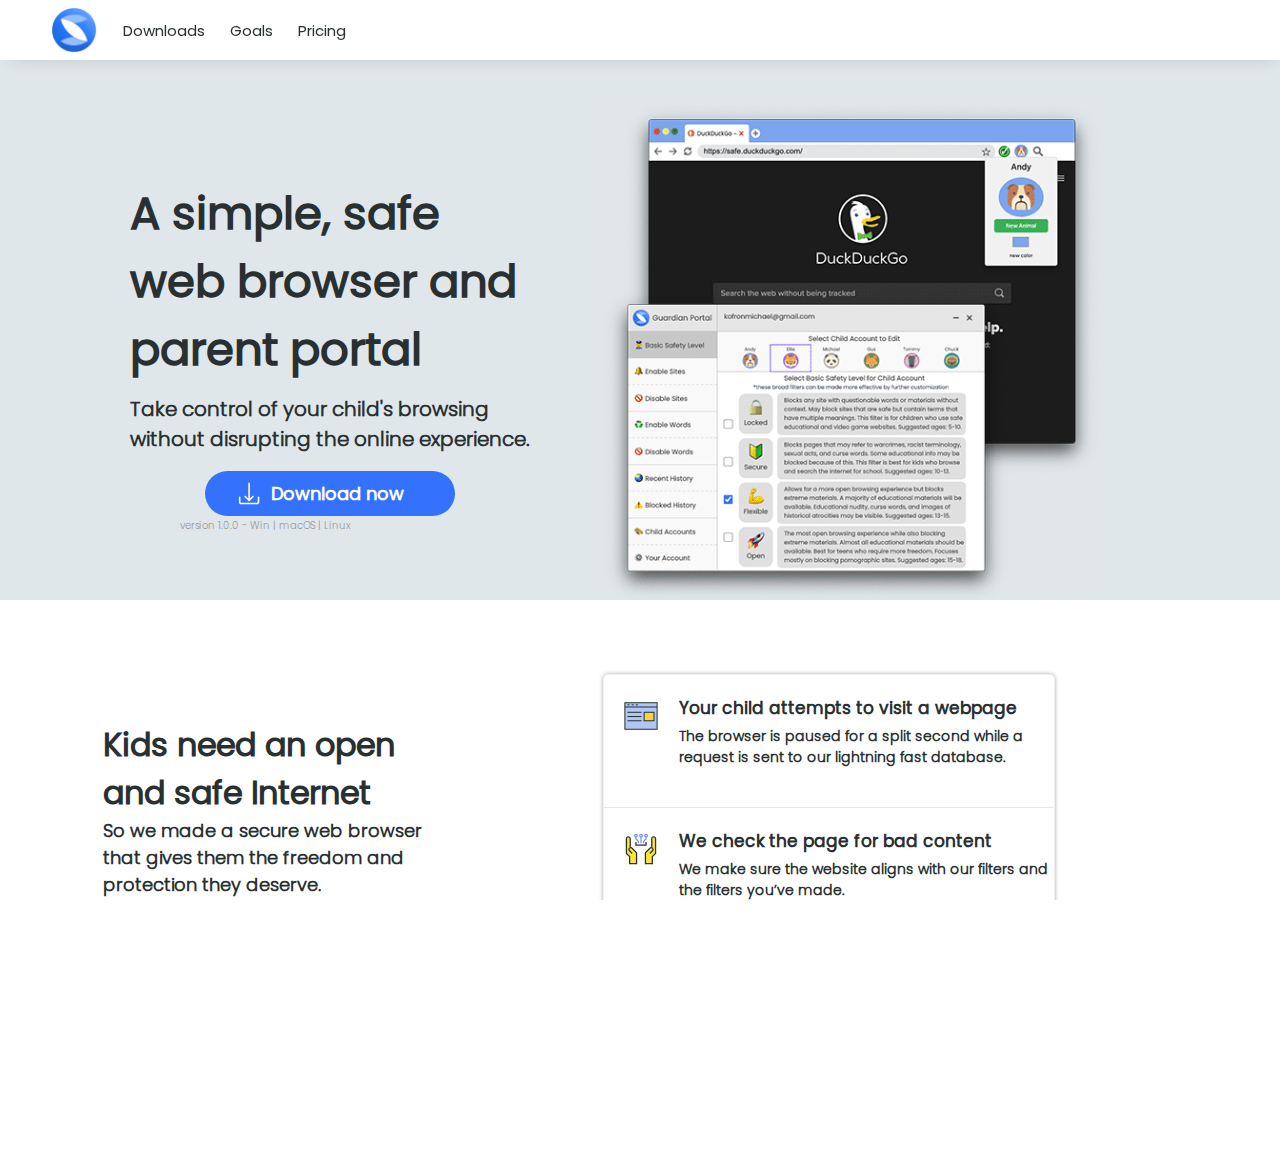
<file: index.html>
<html>
<head>
    <meta name="viewport" content="width=device-width, initial-scale=1.0">
    <link rel="stylesheet" type="text/css" href="./indexstyle.css">
    <title>The Safe Browser</title>
    <meta name="description" content="A kid safe web browser that allows parents to enhance their child's browsing experience.">
</head>
<body>
    <div id="banner">
        <img src="./images/safebrowserlogo.png">
        <a href="./downloads/downloads.html">Downloads</a>
        <a href="#why">Goals</a>
        <a href="#">Pricing</a>
        <a href="#"></a>
    </div>
    <div id="lander">
        <div id="lander-downloads">
            <h1 id="splash-text">A simple, safe web browser and parent portal</h1>
            <h2 id="splash-text-minor">Take control of your child's browsing without disrupting the online experience.</h2>
            <a id="download" href="./downloads/downloads.html" target="_blank"><div id="download-now"><img id="download-svg" src="./images/download.svg"><h1 id="download-text">Download now</h1></div></a>
            <p>version 1.0.0 - Win | macOS | Linux</p>
        </div>
        <div id="lander-image">
            <img src="./images/splash2.png">
        </div>
    </div>
    <div id="why">
        <div id="deserve">
            <h1>Kids need an open and safe Internet</h1>
            <h2>So we made a secure web browser that gives them the freedom and protection they deserve.</h2>
            <h2>Combine our advanced web filters with ones that you create to enhance your child's online environment.</h2>
            <a href="#">Learn more</a>
        </div>
        <div id="basics">
            <div id="basics-box">
                <div class="inner-box">
                    <div class="inner-icon"><img src="./images/web.svg"></div>
                    <div class="inner-text"><h3>Your child attempts to visit a webpage</h3><h4>The browser is paused for a split second while a request is sent to our lightning fast database.</h4></div>
                </div>
                <div class="inner-box">
                    <div class="inner-icon"><img src="./images/behold.svg"></div>
                    <div class="inner-text"><h3>We check the page for bad content</h3><h4>We make sure the website aligns with our filters and the filters you’ve made.</h4></div>
                </div>
                <div class="inner-box" id="last-inner-box">
                    <div class="inner-icon"><img src="./images/heart.svg"></div>
                    <div class="inner-text"><h3>Access is allowed or denied</h3><h4>Parents can view these events from the Guardian Portal application.</h4></div>
                </div>
            </div>
        </div>
    </div>
    <div id="other">

    </div>






</body>
<footer>

</footer>
</html>
</file>
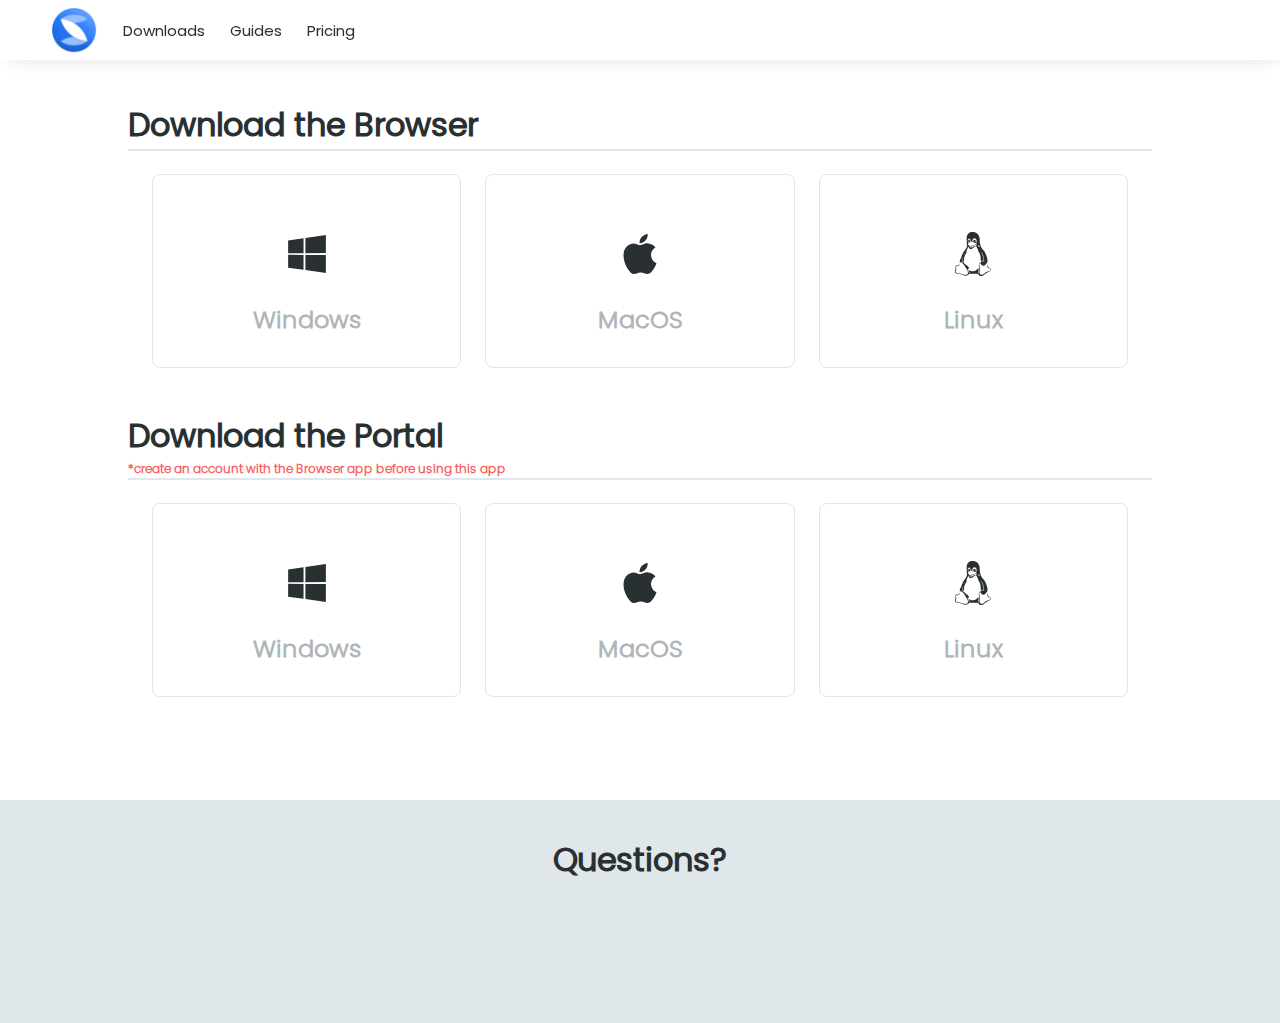
<file: downloads.html>
<html>
<head>
    <meta name="viewport" content="width=device-width, initial-scale=1.0">
    <link rel="stylesheet" type="text/css" href="./downloads/style.css">
    <title>Downloads - The Safe Browser</title>
    <meta name="description" content="A kid safe web browser that allows parents to enhance their child's browsing experience. Use our advanced filters and your own custom filters to ensure your child's online safety!">
</head>
<body>
    <div id="banner">
        <img id="icon" src="./images/safebrowserlogo.png" onclick="window.location.href='./index.html'">
        <a href="./downloads.html">Downloads</a>
        <a href="#why">Guides</a>
        <a href="./index.html#pricing">Pricing</a>
    </div>
    <div id="main">
        <div id="inner">
            <h1>Download the Browser</h1>
            <div id="browser-downloads">
                <div class="download" onclick="window.location.href = './downloads/browser/the-safe-browser_1.0.0_win.zip'"><img src="./images/windows.svg"><h2>Windows</h2></div>
                <div class="download" onclick="window.location.href = './downloads/browser/thesafebrowser.dmg'"><img src="./images/apple.svg"><h2>MacOS</h2></div>
                <div class="download" onclick="window.location.href = './downloads/browser/the-safe-browser_1.0.0_amd64.deb'"><img src="./images/linux.svg"><h2>Linux</h2></div>
            </div>
            <h1>Download the Portal</h1>
            <h2>*create an account with the Browser app before using this app</h2>
            <div id="portal-downloads">
                <div class="download"><img src="./images/windows.svg" onclick="window.location.href = './downloads/portal/guardian-portal_1.0.0_win.zip'"><h2>Windows</h2></div>
                <div class="download"><img src="./images/apple.svg" onclick="window.location.href = './downloads/portal/guardianportal.dmg'"><h2>MacOS</h2></div>
                <div class="download"><img src="./images/linux.svg" onclick="window.location.href='./downloads/portal/guardian-portal_1.0.0_amd64.deb'"><h2>Linux</h2></div>
            </div>
        </div>
    </div>
    <div id="foot">
        <h1>Questions?</h1>
        <h2>support@thesafebrowser.com</h2>
    </div>
    <div id="last"><a href="index.html">© 2020 The Safe Browser</a><a href="./privacy.html">Privacy Policy</a></div>




</body>
<footer>
    
</footer>
</html>
</file>
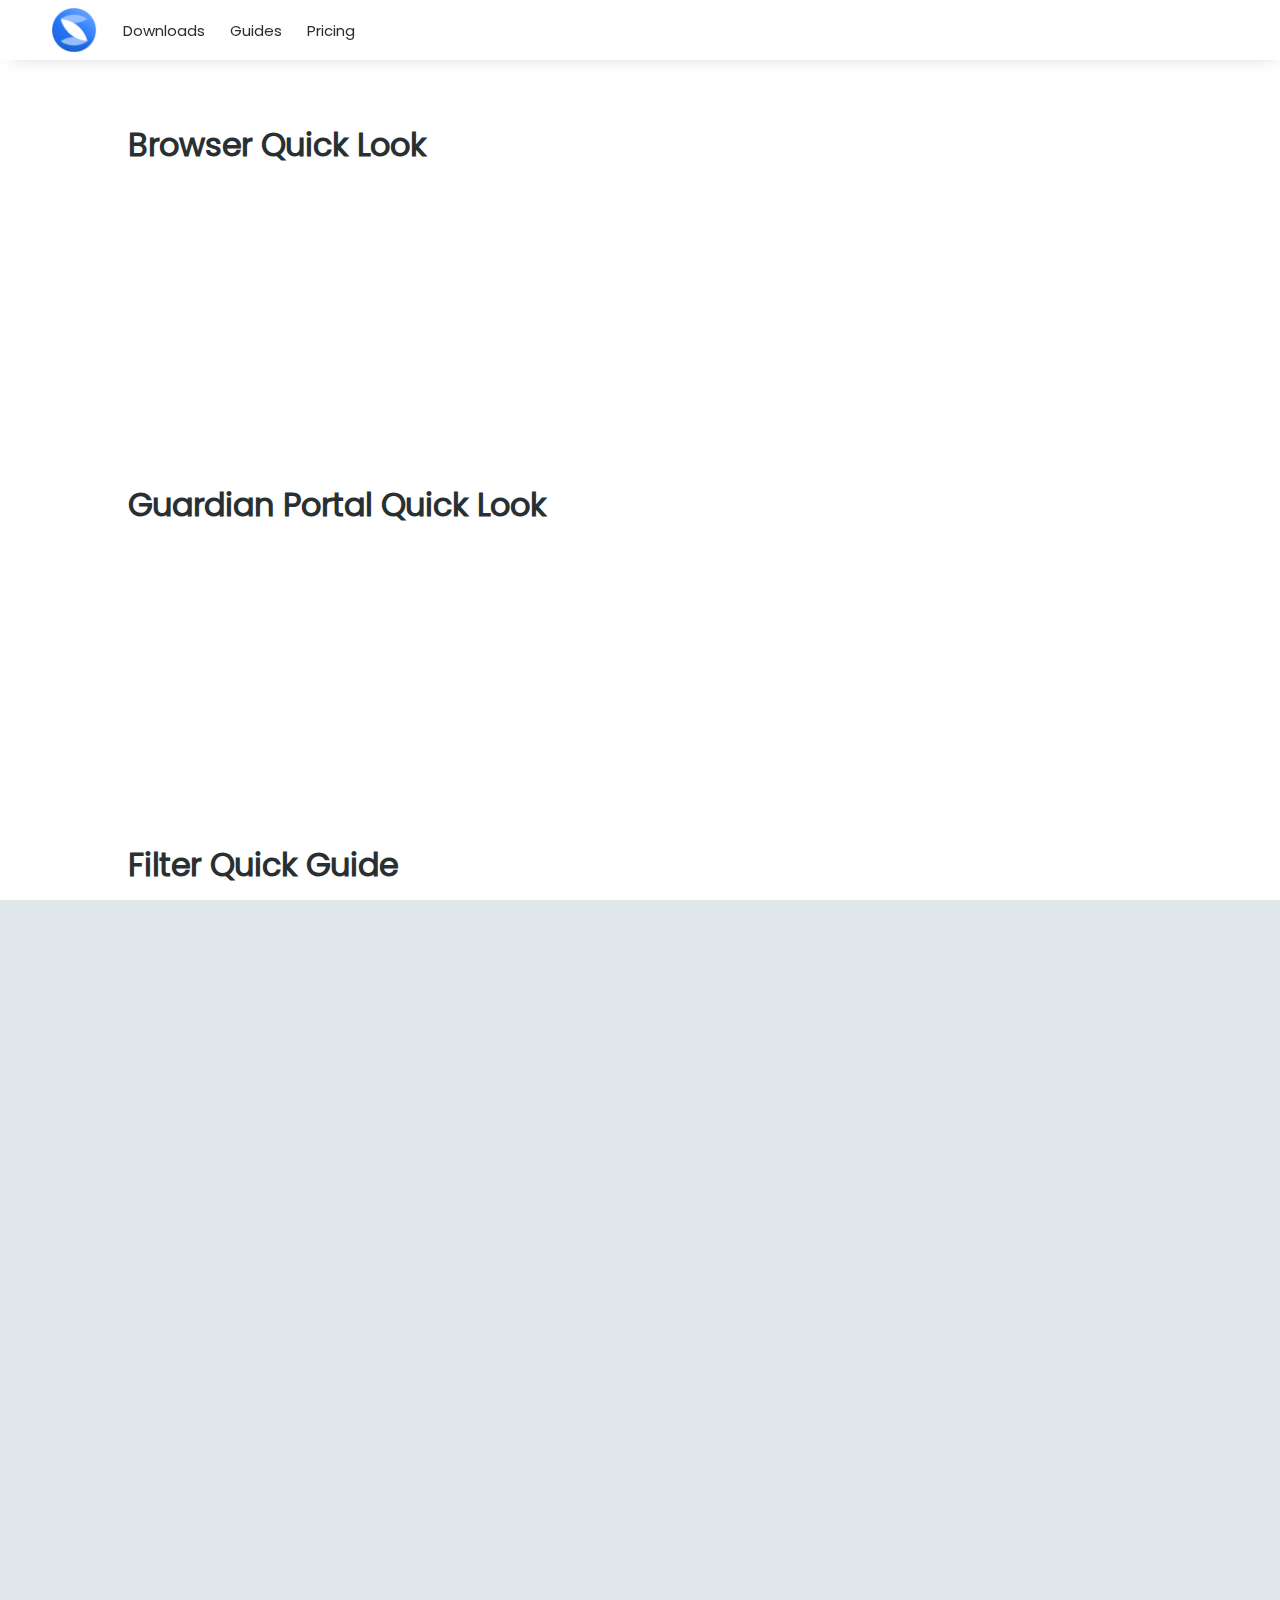
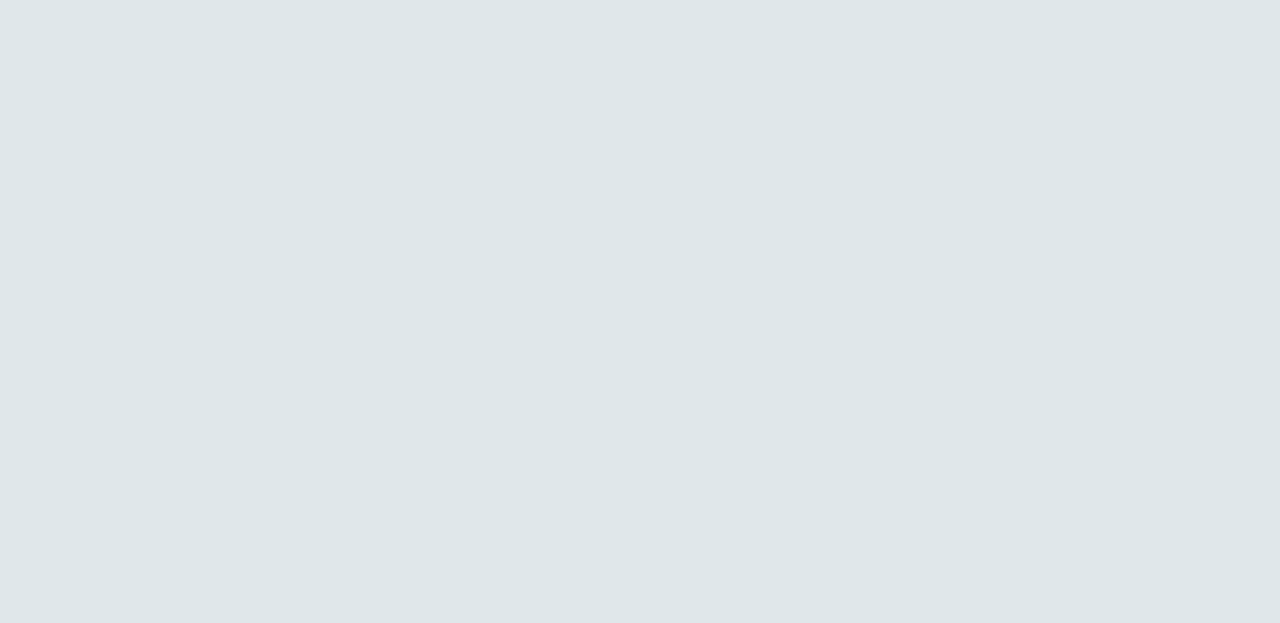
<file: guides.html>
<html>
<head>
    <meta name="viewport" content="width=device-width, initial-scale=1.0">
    <link rel="stylesheet" type="text/css" href="./guides/style.css">
    <title>Guides | The Safe Browser</title>
    <meta name="description" content="Guides for The Safe Browser">
</head>
<body>
    <div id="banner">
        <img id="icon" src="./images/safebrowserlogo.png" onclick="window.location.href='./index.html'">
        <a href="./downloads.html">Downloads</a>
        <a href="./guides.html">Guides</a>
        <a href="./index.html#pricing">Pricing</a>
    </div>
    <div id="main">
        <div id="inner">
            <h1>Browser Quick Look</h1>
            <iframe src="https://player.vimeo.com/video/447655105" frameborder="0" allow="autoplay; fullscreen" allowfullscreen></iframe>
            <h1>Guardian Portal Quick Look</h1>
            <iframe src="https://player.vimeo.com/video/447956763" frameborder="0" allow="autoplay; fullscreen" allowfullscreen></iframe>
            <h1>Filter Quick Guide</h1>
            <iframe src="https://player.vimeo.com/video/447959147" frameborder="0" allow="autoplay; fullscreen" allowfullscreen></iframe>
            <h1>Installation</h1>
            <p>Installing our programs works differently on all operating systems. And, since we are not currently a part of any costly developer ID programs, your computer may ask if you trust us. Our distributions are completely safe, and can be deleted at any time for any reason. We are working quickly to receive developer ID certifications so there is no confusion in the future!</p>
            <h1>Windows</h1>
            <p>Our distributions for Windows are contained with a .zip folder. Extract the folder using a program of your choice, and then create a shortcut to the application contained inside of the extracted folder.</p>
            <h1>Mac OS</h1>
            <p>Our distributions for Mac OS are .dmg files. Open the .dmg file and drag the application into your applications folder.</p>
            <h1>Linux</h1>
            <p>Our distributions for Linux are .deb files. Open the .deb file and follow the instructions.</p>
        </div>
    </div>
    <div id="foot">
        <h1>Questions?</h1>
        <h2>support@thesafebrowser.com</h2>
    </div>
    <div id="last"><a href="index.html">© 2020 The Safe Browser</a><a href="./privacy.html">Privacy Policy</a></div>




</body>
<footer>
    
</footer>
</html>
</file>
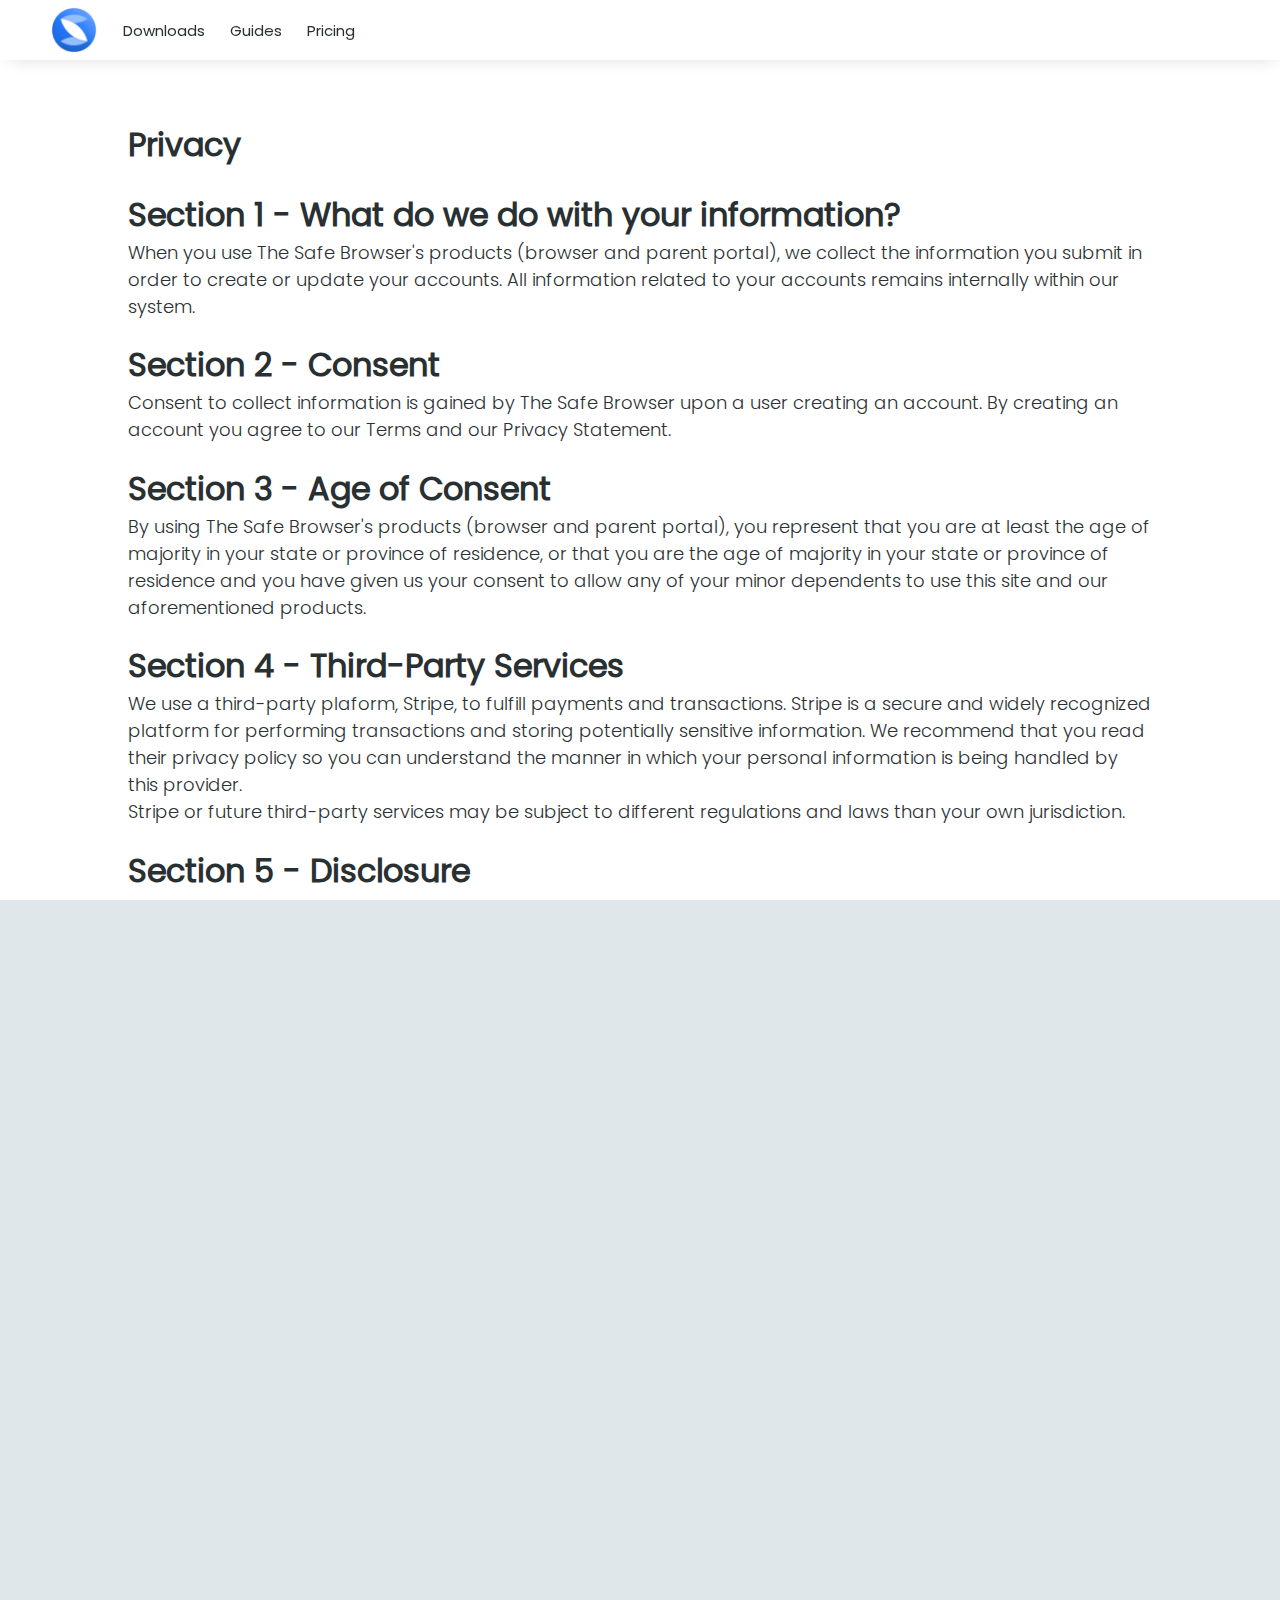
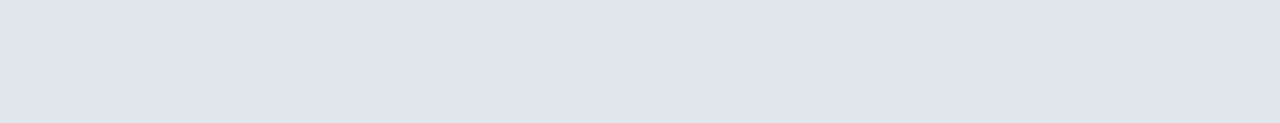
<file: privacy.html>
<html>
<head>
    <meta name="viewport" content="width=device-width, initial-scale=1.0">
    <link rel="stylesheet" type="text/css" href="./privacy/style.css">
    <title>Privacy | The Safe Browser</title>
    <meta name="description" content="A kid safe web browser that allows parents to enhance their child's browsing experience. Use our advanced filters and your own custom filters to ensure your child's online safety! See what makes us the best web browser for kids!">
</head>
<body>
    <div id="banner">
        <img id="icon" src="./images/safebrowserlogo.png" onclick="window.location.href='./index.html'">
        <a href="./downloads.html">Downloads</a>
        <a href="./guides.html">Guides</a>
        <a href="./index.html#pricing">Pricing</a>
    </div>
    <div id="main">
        <div id="inner">
            <h1>Privacy</h1>
            <h1>Section 1 - What do we do with your information?</h1>
            <p>When you use The Safe Browser's products (browser and parent portal), we collect the information you submit in order to create or update your accounts. All information related to your accounts remains internally within our system.</p>
            <h1>Section 2 - Consent</h1>
            <p>Consent to collect information is gained by The Safe Browser upon a user creating an account. By creating an account you agree to our Terms and our Privacy Statement.</p>
            <h1>Section 3 - Age of Consent</h1>
            <p>By using The Safe Browser's products (browser and parent portal), you represent that you are at least the age of majority in your state or province of residence, or that you are the age of majority in your state or province of residence and you have given us your consent to allow any of your minor dependents to use this site and our aforementioned products.</p>
            <h1>Section 4 - Third-Party Services</h1>
            <p>We use a third-party plaform, Stripe, to fulfill payments and transactions. Stripe is a secure and widely recognized platform for performing transactions and storing potentially sensitive information. We recommend that you read their privacy policy so you can understand the manner in which your personal information is being handled by this provider.</p>
            <p>Stripe or future third-party services may be subject to different regulations and laws than your own jurisdiction.</p>
            <h1>Section 5 - Disclosure</h1>
            <p>We may disclose your personal information if we are required by law to do so or if you violate our Terms of Service, agreed to and visible upon account creation.</p>
            <h1>Section 6 - Security</h1>
            <p>To protect your information, we take reasonable precautions and follow industry best practices to make sure it is not innapropriately lost, misused, accessed, disclosed, altered or destroyed.</p>
            <h1>Section 7 - Changes to This Privacy Policy</h1>
            <p>We reserve the right to modify this privacy statement at any time, so we recommend you review it frequently. If we make changes to this privacy statement we will attempt to notify you that is has been updated, so you are aware of how we handle your information.</p>
            <h1>Questions and Contact</h1>
            <p>If you would like to change anything about your account, register a complaint, or want more information contact us at support@thesafebrowser.com.</p>
        </div>
    </div>
    <div id="foot">
        <h1>Questions?</h1>
        <h2>support@thesafebrowser.com</h2>
    </div>
    <div id="last"><a href="index.html">© 2020 The Safe Browser</a><a href="./privacy.html">Privacy Policy</a></div>




</body>
<footer>
    
</footer>
</html>
</file>
<file: indexstyle.css>
@font-face {
    src: url(./fonts/Poppins-Light.ttf);
    font-family: Poppins Light;
}

@font-face {
    src: url(./fonts/Poppins-Regular.ttf);
    font-family: Poppins Regular;
}

@keyframes lift{
    from {
        transform: scale(1);
    }
    to {
        transform: scale(1.05);
    }
}

@keyframes drop{
    from {
        transform: scale(1.05);
    }
    to {
        transform: scale(1);
    }
}

html, body {
    margin: 0;
    height: 100%;
    width: 100%;
    overflow-x: hidden; 
}

h1#splash-text {
    font-family: Poppins Regular;
    color: rgb(41,48,50);
    font-size: 45px;
}

h1#download-text {
    font-family: Poppins Regular;
    color: white;
    font-size: 18px;
    user-select: none;
    -webkit-user-select: none;
}

h2#splash-text-minor {
    font-family: Poppins Light;
    color: rgb(41,48,50);
    font-size: 20px;
    margin-top: -20px;
}

img {
    max-width: 100%;
    max-height: 100%;
    user-select: none;
    -webkit-user-select: none;
    -moz-user-select: none;
}

img#download-svg {
    max-height: 50%;
    max-width: 50%;
    margin-left: -18px;
    margin-right: 10px;
}

div#banner {
    display: flex;
    height: 60px;
    width: 100%;
    background-color: white;
    position: fixed;
    align-items: center;
    -webkit-box-shadow: 3px 4px 20px -8px rgba(0,0,0,0.20);
    -moz-box-shadow: 3px 4px 20px -8px rgba(0,0,0,0.20);
    box-shadow: 3px 4px 20px -8px rgba(0,0,0,0.20);
}

div#banner > img {
    max-width: 80%;
    max-height: 80%;
    -webkit-user-select: none;
    user-select: none;
    -moz-user-select: none;
    margin-left: 50px;
}

div#banner > a {
    font-family: Poppins Regular;
    font-size: 15px;
    color: rgb(41,48,50);
    text-decoration: none;
    margin-left: 25px;

    animation: drop 0.5s;
    -webkit-animation: drop 0.5s;
    -moz-animation: drop 0.5s;
    -ms-animation: drop 0.5s;
    -o-animation: drop 0.5s;
    backface-visibility: hidden;
}

div#banner > a:visited {
    color: rgb(41,48,50);
}

div#banner > a:hover {
    animation: lift 0.5s;
    -webkit-animation: lift 0.5s;
    -moz-animation: lift 0.5s;
    -ms-animation: lift 0.5s;
    -o-animation: lift 0.5s;
    animation-fill-mode: forwards;
    backface-visibility: hidden;
}



div#lander {
    display: flex;
    height: 600px;
    width: 100%;
    background-color: rgb(224, 231, 234);
    flex-direction: row;
    justify-content: center;
    align-items: center;
    flex-wrap: wrap;
}

div#lander > div {
    display: flex;

}

div#lander-downloads {
    margin: 10px;
    height: 400px;
    width: 400px;
    margin-top: 100px;
    flex-direction: column;
}

div#lander-image {
    margin: 10px;
    width: 600px;
    height: 500px;
    justify-content: center;
    align-items: center;
    margin-top: 100px;
}

div#download-now {
    display: flex;
    height: 45px;
    width: 250px;
    background-color: rgb(52, 114, 253);
    border-radius: 25px;
    align-self: center;
    justify-self: center;
    justify-content: center;
    align-items: center;
}

div#download-now:hover {
    cursor: pointer;
    background-color: rgb(47, 105, 230);
}

div#lander-downloads > p {
    font-family: Poppins Light;
    color: rgb(150, 150, 150);
    font-size: 10px;
    margin-left: 50px;
    margin-top: 2px;
}

a#download {
    text-decoration: none;
}

div#why {
    display: flex;
    height: 550px;
    width: 100%;
    background-color: white;
    justify-content: center;
    flex-direction: row;
    align-items: center;
    flex-wrap: wrap;
}

div#deserve {
    display: flex;
    height: 350px;
    width: 350px;
    flex-direction: column;
    margin-left: -25px;
}

div#deserve > h1 {
    font-family: Poppins Regular;
    color: rgb(41,48,50);
    margin-bottom: 0px;
}

div#deserve > h2 {
    font-family: Poppins Light;
    color: rgb(41,48,50);
    font-size: 18px;
    margin-top: 0px;
}

div#deserve > a {
    font-family: Poppins Regular;
    color: rgb(47, 105, 230);
    text-decoration: none;
}

div#deserve > a:visited {
    color: rgb(47, 105, 230);
}

div#basics {
    display: flex;
    height: 500px;
    width: 550px;
    flex-direction: column;
    margin-left: 150px;
    justify-content: center;
}

div#basics > h1 {
    font-family: Poppins Regular;
    color: rgb(47, 105, 230);
    margin: 0px;
    font-size: 25px;
    margin-left: 20px;
}

div#basics-box {
    display: flex;
    height: 400px;
    width: 450px;
    background-color: white;
    flex-direction: column;
    border-radius: 5px;
    border: 1px solid rgb(240,240,240);
    -webkit-box-shadow: 0px 0px 5px -1px rgba(0,0,0,0.5);
    -moz-box-shadow: 0px 0px 5px -1px rgba(0,0,0,0.5);
    box-shadow: 0px 0px 5px -1px rgba(0,0,0,0.5);
}

div.inner-box {
    display: flex;
    height: 33%;
    width: 100%;
    border-bottom: 1px solid rgb(230, 230, 230);
    align-items: center;
    flex-direction: row;
}

div#last-inner-box {
    border: none
}

div.inner-icon {
    display: flex;
    height: 100%;
    width: 75px;
    align-items: center;
    justify-content: center;
}

div.inner-icon > img {
    max-width: 45%;
    max-height: 40%;
    margin-top: -50px;
}

div.inner-text {
    display: flex;
    height: 100%;
    width: 375px;
    flex-direction: column;
}

div.inner-text > h3 {
    font-family: Poppins Regular;
    color: rgb(41,48,50);
    font-size: 17px; 
    margin-top: 20px;
    margin-bottom: 5px;
}

div.inner-text > h4 {
    font-family: Poppins Light;
    color: rgb(41,48,50);
    font-size: 14px;
    margin-top: 0px;
}

div#ad-blocker {
    display: flex;
    height: 500px;
    width: 100%;
    background-color: rgb(224, 231, 234);
    flex-direction: row;
    justify-content: center;
    align-items: center;
    flex-wrap: wrap;
}

div#ad-pic {
    display: flex;
    height: 350px;
    width: 350px;
    margin-right: 75px;
    justify-content: center;
    align-items: center;
    border-radius: 25%;
    background-color: white;
}

div#ad-pic > img {
    max-width: 75%;
    height: 75%;
    margin-left: 30px;
}

div#ad-text {
    display: flex;
    height: 350px;
    width: 350px;
    background-color: red;
    margin-left: 75px;
}



@media only screen and (max-width: 1075px){

    h1#splash-text {
        font-size: 25px;
        text-align: center;
        margin-top: -10px;
    }

    a#download {
        align-self: center;
        justify-self: center;
    }

    h2#splash-text-minor {
        font-size: 15px;
        text-align: center;
    }

    div#lander {
        height: 800px;
    }
    div#lander-downloads {
        margin-top: 100px;
        height: 200px;
    }

    div#lander-image {
        margin-top: -20px;
    }

    div#lander-downloads > p {
        text-align: center;
        margin-left: 0px;
    }

    div#why {
        height: 750px;
    }
    
    div#deserve {
        height: 50px;
        width: 500px;
        margin: 0px;
        margin-bottom: 25px;
        text-align: center;
    }

    div#deserve > h1 {
        font-size: 25px;
    }
    
    div#deserve > h2 {
        font-family: Poppins Light;
        color: rgb(41,48,50);
        font-size: 15px;
        margin-top: 0px;
    }
    
    div#deserve > a {
        font-family: Poppins Regular;
        color: rgb(47, 105, 230);
        text-decoration: none;
    }
    
    div#basics {
        width: 100%;
        align-items: center;
        justify-content: center;
        margin: 0px;
    }

}

@media only screen and (max-width: 767px){
    h1#splash-text {
        text-align: center;
        margin-top: -20px;
    }
    a#download {
        align-self: center;
        justify-self: center;
    }
    div#lander {
        height: 770px;
    }
    div#lander-downloads {
        height: 200px;
        margin-top: 100px; 
    }

    div#lander-image {
        margin-top: -40px;
    }

    div#banner > img {
        margin-left: 20px;
    }

    div#why {
        height: 800px;
    }
    
    div#deserve {
        height: 200px;
        width: 300px;
    }
    
    div#basics {
        height: 400px;
        width: 100%;
    }

    div#basics-box {
        height: 300px;
        width: 350px;
    }

    div.inner-text {
        display: flex;
        height: 100%;
        width: 295px;
        flex-direction: column;
    }

    div.inner-icon {
        width: 55px;
    }
    
    div.inner-text > h3 {
        font-family: Poppins Regular;
        color: rgb(41,48,50);
        font-size: 14px; 
        margin-top: 10px;
        margin-bottom: 5px;
    }
    
    div.inner-text > h4 {
        font-family: Poppins Light;
        color: rgb(41,48,50);
        font-size: 12px;
        margin-top: 0px;
    }
}

@media only screen and (max-width: 345px){
    div#basics-box {
        height: 300px;
        width: 300px;
    }

    div.inner-text > h3 {
        font-size: 11px;
    }

    div#banner > img {
        margin-left: 5px;
    }
}
</file>
<file: downloads/style.css>
@font-face {
    src: url(../fonts/Poppins-Light.ttf);
    font-family: Poppins Light;
}

@font-face {
    src: url(../fonts/Poppins-Regular.ttf);
    font-family: Poppins Regular;
}

@keyframes lift{
    from {
        transform: scale(1);
    }
    to {
        transform: scale(1.05);
    }
}

@keyframes drop{
    from {
        transform: scale(1.05);
    }
    to {
        transform: scale(1);
    }
}

html, body {
    margin: 0;
    height: 100%;
    width: 100%;
    overflow-x: hidden; 
    background-color: rgb(224, 231, 234);
    scroll-behavior: smooth;
}

img {
    max-width: 50%;
    max-height: 50%;
}

div#banner {
    display: flex;
    height: 60px;
    width: 100%;
    background-color: white;
    position: fixed;
    align-items: center;
    -webkit-box-shadow: 3px 4px 20px -8px rgba(0,0,0,0.20);
    -moz-box-shadow: 3px 4px 20px -8px rgba(0,0,0,0.20);
    box-shadow: 3px 4px 20px -8px rgba(0,0,0,0.20);
}

div#banner > img {
    max-width: 80%;
    max-height: 80%;
    -webkit-user-select: none;
    user-select: none;
    -moz-user-select: none;
    margin-left: 50px;
}

div#banner > img:hover {
    cursor: pointer;
}

div#banner > a {
    font-family: Poppins Regular;
    font-size: 15px;
    color: rgb(41,48,50);
    text-decoration: none;
    margin-left: 25px;

    animation: drop 0.5s;
    -webkit-animation: drop 0.5s;
    -moz-animation: drop 0.5s;
    -ms-animation: drop 0.5s;
    -o-animation: drop 0.5s;
    backface-visibility: hidden;
}

div#banner > a:visited {
    color: rgb(41,48,50);
}

div#banner > a:hover {
    animation: lift 0.5s;
    -webkit-animation: lift 0.5s;
    -moz-animation: lift 0.5s;
    -ms-animation: lift 0.5s;
    -o-animation: lift 0.5s;
    animation-fill-mode: forwards;
    backface-visibility: hidden;
}

div#foot {
    display: flex;
    height: 200px;
    width: 100%;
    justify-content: center;
    align-items: center;
    flex-direction: column;
    background-color: rgb(224, 231, 234);
}

div#foot > h1 {
    font-family: Poppins Regular;
    color: rgb(41,48,50);
    margin: 0px;
}

div#foot > h2 {
    font-family: Poppins Regular;
    color: rgb(47, 105, 230);
    font-size: 25px;
}

div#last {
    display: flex;
    height: 20px;
    width: 100%;
    background-color: rgb(224, 231, 234);
    align-items: center;
    justify-content: center;
}

div#last > a {
    color: rgb(41,48,50);
    font-family: Poppins Light;
    text-decoration: none;
    margin-right: 20px;
}

div#main {
    display: flex;
    height: 800px;
    width: 100%;
    background-color: white;
    flex-direction: column;
    justify-content: center;
    align-items: center;
}

div#main > div {
    display: flex;
    height: 80%;
    width: 80%; 
    flex-direction: column;
}

div#inner > h1 {
    font-family: Poppins Regular;
    color: rgb(41,48,50);
    margin-bottom: 0px;
}

div#inner > h2 {
    margin: 0px;
    color: rgb(245, 100, 100);
    font-family: Poppins Light;
    font-size: 12px;
}

div#browser-downloads {
    display: flex;
    height: 250px;
    width: 100%;
    border-top: 2px solid rgb(224, 231, 234);

    justify-content: space-evenly;
    align-items: center;
}

div#portal-downloads {
    display: flex;
    height: 250px;
    width: 100%;
    border-top: 2px solid rgb(224, 231, 234);

    justify-content: space-evenly;
    align-items: center;
}

div.download {
    display: flex;
    height: 80%;
    width: 30%;
    background-color: white;
    border-radius: 8px;
    border: 1px solid rgb(224, 231, 234);
    justify-content: center;
    align-items: center;
    flex-direction: column;
}

div.download:hover {
    cursor: pointer;
    transform: scale(1.05);
}

div.download > h2 {
    font-family: Poppins Light;
    color: rgb(175, 181, 184);
    margin: 0px;
}

@media only screen and (max-width: 1075px){

    div#browser-downloads {
        height: 200px;
    }

    div#portal-downloads {
        height: 200px;
    }

    div#inner > h1 {
        font-family: Poppins Regular;
        color: rgb(41,48,50);
        font-size: 25px;
    }

    div.download > h2 {
        font-size: 20px;
    }

    div#main {
        height: 650px;
    }

}

@media only screen and (max-width: 767px){

    div#banner > img {
        margin-left: 20px;
    }

    div#foot > h2 {
        font-family: Poppins Regular;
        color: rgb(47, 105, 230);
        font-size: 20px;
    }
    div#browser-downloads {
        height: 125px;
    }

    div#portal-downloads {
        height: 125px;
    }
    div#inner > h1 {
        font-family: Poppins Regular;
        color: rgb(41,48,50);
        font-size: 22px;
    }

    div.download > h2 {
        font-size: 16px;
    }

    div#main {
        height: 550px;
    }
}

@media only screen and (max-width: 345px){
    div#browser-downloads {
        height: 100px;
    }

    div#portal-downloads {
        height: 100px;
    }

    div#banner > img {
        margin-left: 5px;
    }

    div#last > a {
        font-size: 12px;
    }
}
</file>
<file: guides/style.css>
@font-face {
    src: url(../fonts/Poppins-Light.ttf);
    font-family: Poppins Light;
}

@font-face {
    src: url(../fonts/Poppins-Regular.ttf);
    font-family: Poppins Regular;
}

@keyframes lift{
    from {
        transform: scale(1);
    }
    to {
        transform: scale(1.05);
    }
}

@keyframes drop{
    from {
        transform: scale(1.05);
    }
    to {
        transform: scale(1);
    }
}

html, body {
    margin: 0;
    height: 100%;
    width: 100%;
    overflow-x: hidden; 
    background-color: rgb(224, 231, 234);
    scroll-behavior: smooth;
}

a#guides {
    font-family: Poppins Light;
    color: rgb(47, 105, 230);
    font-size: 20px;
    text-decoration: none;
    margin-top: 20px;
}

a#guides:visited {
    color: rgb(47, 105, 230)
}

img {
    max-width: 50%;
    max-height: 50%;
}

div#banner {
    display: flex;
    height: 60px;
    width: 100%;
    background-color: white;
    position: fixed;
    align-items: center;
    -webkit-box-shadow: 3px 4px 20px -8px rgba(0,0,0,0.20);
    -moz-box-shadow: 3px 4px 20px -8px rgba(0,0,0,0.20);
    box-shadow: 3px 4px 20px -8px rgba(0,0,0,0.20);
}

div#banner > img {
    max-width: 80%;
    max-height: 80%;
    -webkit-user-select: none;
    user-select: none;
    -moz-user-select: none;
    margin-left: 50px;
}

div#banner > img:hover {
    cursor: pointer;
}

div#banner > a {
    font-family: Poppins Regular;
    font-size: 15px;
    color: rgb(41,48,50);
    text-decoration: none;
    margin-left: 25px;

    animation: drop 0.5s;
    -webkit-animation: drop 0.5s;
    -moz-animation: drop 0.5s;
    -ms-animation: drop 0.5s;
    -o-animation: drop 0.5s;
    backface-visibility: hidden;
}

div#banner > a:visited {
    color: rgb(41,48,50);
}

div#banner > a:hover {
    animation: lift 0.5s;
    -webkit-animation: lift 0.5s;
    -moz-animation: lift 0.5s;
    -ms-animation: lift 0.5s;
    -o-animation: lift 0.5s;
    animation-fill-mode: forwards;
    backface-visibility: hidden;
}

div#foot {
    display: flex;
    height: 200px;
    width: 100%;
    justify-content: center;
    align-items: center;
    flex-direction: column;
    background-color: rgb(224, 231, 234);
}

div#foot > h1 {
    font-family: Poppins Regular;
    color: rgb(41,48,50);
    margin: 0px;
}

div#foot > h2 {
    font-family: Poppins Regular;
    color: rgb(47, 105, 230);
    font-size: 25px;
}

div#last {
    display: flex;
    height: 20px;
    width: 100%;
    background-color: rgb(224, 231, 234);
    align-items: center;
    justify-content: center;
}

div#last > a {
    color: rgb(41,48,50);
    font-family: Poppins Light;
    text-decoration: none;
    margin-right: 20px;
}

div#main {
    display: flex;
    height: 2000px;
    width: 100%;
    background-color: white;
    flex-direction: column;
    align-items: center;
}

div#main > div {
    display: flex;
    height: 80%;
    width: 80%; 
    flex-direction: column;
}

div#inner {
    margin-top: 100px;
}

div#inner > h1 {
    font-family: Poppins Regular;
    color: rgb(41,48,50);
    margin-bottom: 0px;
}

div#inner > p {
    font-family: Poppins Light;
    margin: 0px;
    color: rgb(41,48,50);
    font-size: 18px;
}

iframe {
    width: 640px;
    height: 360px;
}

@media only screen and (max-width: 1075px){


    div#main {
        height: 1500px;
    }

    div#inner > p {
        font-size: 16px;
    }

}

@media only screen and (max-width: 767px){
    
    div#foot > h2 {
        font-family: Poppins Regular;
        color: rgb(47, 105, 230);
        font-size: 18px;
    }

    div#banner > img {
        margin-left: 20px;
    }

    div#inner > h1 {
        font-family: Poppins Regular;
        color: rgb(41,48,50);
        font-size: 19px;
    }

    div#inner {
        align-items: center;
        text-align: center;
    }

    div#main {
        height: 1300px;
    }
    
    iframe {
        height: 500px;
        width: 300px;
    }

    div#inner > p {
        font-size: 14px;
    }
}

@media only screen and (max-width: 345px){

    div#banner > img {
        margin-left: 5px;
    }

    div#last > a {
        font-size: 12px;
    }

    div#main {
        height: 1350px;
    }
}
</file>
<file: privacy/style.css>
@font-face {
    src: url(../fonts/Poppins-Light.ttf);
    font-family: Poppins Light;
}

@font-face {
    src: url(../fonts/Poppins-Regular.ttf);
    font-family: Poppins Regular;
}

@keyframes lift{
    from {
        transform: scale(1);
    }
    to {
        transform: scale(1.05);
    }
}

@keyframes drop{
    from {
        transform: scale(1.05);
    }
    to {
        transform: scale(1);
    }
}

html, body {
    margin: 0;
    height: 100%;
    width: 100%;
    overflow-x: hidden; 
    background-color: rgb(224, 231, 234);
    scroll-behavior: smooth;
}

a#guides {
    font-family: Poppins Light;
    color: rgb(47, 105, 230);
    font-size: 20px;
    text-decoration: none;
    margin-top: 20px;
}

a#guides:visited {
    color: rgb(47, 105, 230)
}

img {
    max-width: 50%;
    max-height: 50%;
}

div#banner {
    display: flex;
    height: 60px;
    width: 100%;
    background-color: white;
    position: fixed;
    align-items: center;
    -webkit-box-shadow: 3px 4px 20px -8px rgba(0,0,0,0.20);
    -moz-box-shadow: 3px 4px 20px -8px rgba(0,0,0,0.20);
    box-shadow: 3px 4px 20px -8px rgba(0,0,0,0.20);
}

div#banner > img {
    max-width: 80%;
    max-height: 80%;
    -webkit-user-select: none;
    user-select: none;
    -moz-user-select: none;
    margin-left: 50px;
}

div#banner > img:hover {
    cursor: pointer;
}

div#banner > a {
    font-family: Poppins Regular;
    font-size: 15px;
    color: rgb(41,48,50);
    text-decoration: none;
    margin-left: 25px;

    animation: drop 0.5s;
    -webkit-animation: drop 0.5s;
    -moz-animation: drop 0.5s;
    -ms-animation: drop 0.5s;
    -o-animation: drop 0.5s;
    backface-visibility: hidden;
}

div#banner > a:visited {
    color: rgb(41,48,50);
}

div#banner > a:hover {
    animation: lift 0.5s;
    -webkit-animation: lift 0.5s;
    -moz-animation: lift 0.5s;
    -ms-animation: lift 0.5s;
    -o-animation: lift 0.5s;
    animation-fill-mode: forwards;
    backface-visibility: hidden;
}

div#foot {
    display: flex;
    height: 200px;
    width: 100%;
    justify-content: center;
    align-items: center;
    flex-direction: column;
    background-color: rgb(224, 231, 234);
}

div#foot > h1 {
    font-family: Poppins Regular;
    color: rgb(41,48,50);
    margin: 0px;
}

div#foot > h2 {
    font-family: Poppins Regular;
    color: rgb(47, 105, 230);
    font-size: 25px;
}

div#last {
    display: flex;
    height: 20px;
    width: 100%;
    background-color: rgb(224, 231, 234);
    align-items: center;
    justify-content: center;
}

div#last > a {
    color: rgb(41,48,50);
    font-family: Poppins Light;
    text-decoration: none;
    margin-right: 20px;
}

div#main {
    display: flex;
    height: 1500px;
    width: 100%;
    background-color: white;
    flex-direction: column;
    align-items: center;
}

div#main > div {
    display: flex;
    height: 80%;
    width: 80%; 
    flex-direction: column;
}

div#inner {
    margin-top: 100px;
}

div#inner > h1 {
    font-family: Poppins Regular;
    color: rgb(41,48,50);
    margin-bottom: 0px;
}

div#inner > p {
    font-family: Poppins Light;
    margin: 0px;
    color: rgb(41,48,50);
    font-size: 18px;
}

@media only screen and (max-width: 1075px){


    div#inner > h1 {
        font-family: Poppins Regular;
        color: rgb(41,48,50);
        font-size: 22px;
    }

    div#inner > h2 {
        font-size: 14px;
    }

    div#main {
        height: 1500px;
    }

}

@media only screen and (max-width: 767px){
    
    div#foot > h2 {
        font-family: Poppins Regular;
        color: rgb(47, 105, 230);
        font-size: 18px;
    }

    div#banner > img {
        margin-left: 20px;
    }


    div#inner > h1 {
        font-family: Poppins Regular;
        color: rgb(41,48,50);
        font-size: 19px;
    }

    div#main {
        height: 2400px;
    }
}

@media only screen and (max-width: 345px){

    div#banner > img {
        margin-left: 5px;
    }

    div#last > a {
        font-size: 12px;
    }

    div#main {
        height: 2800px;
    }
}
</file>
